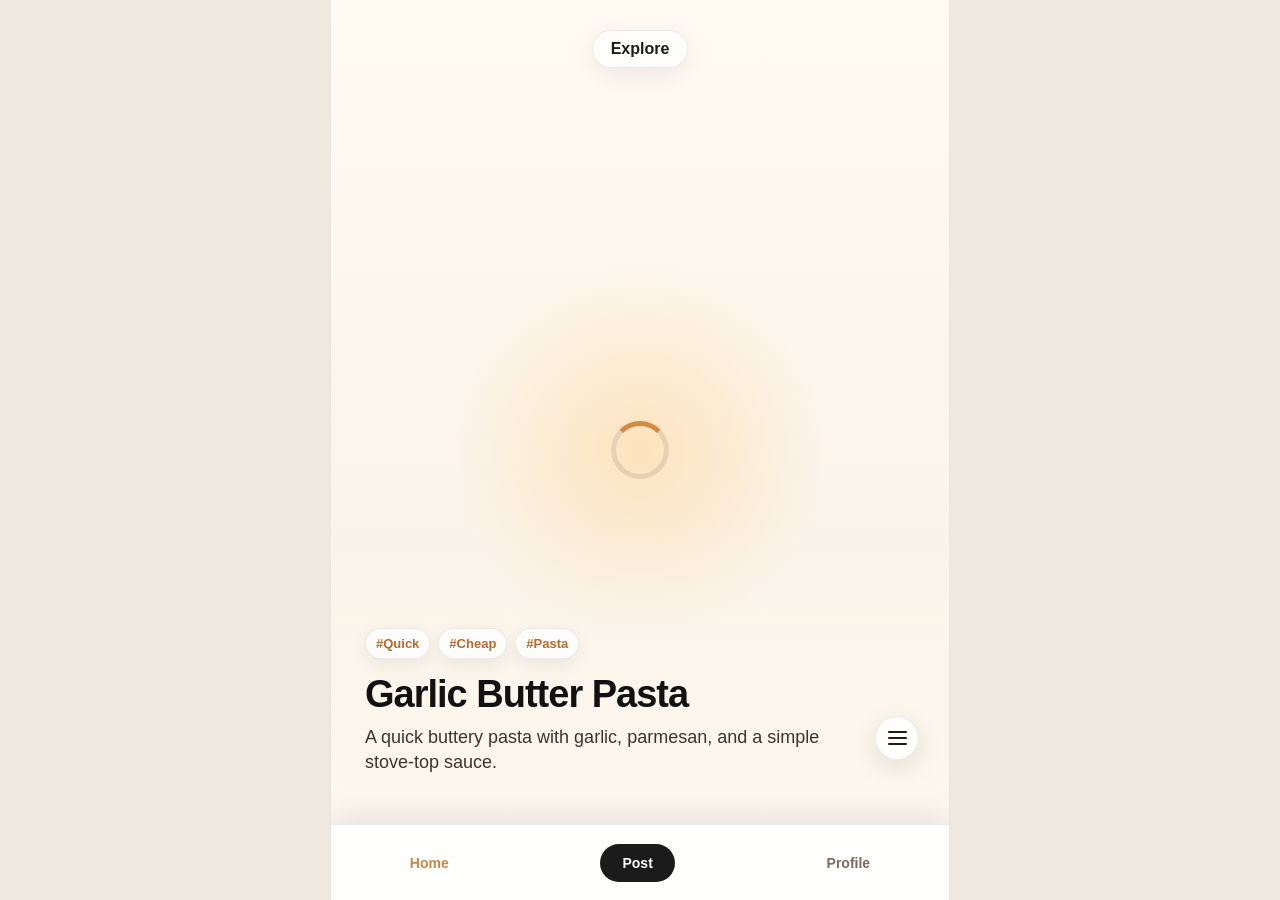
<file: index.html>
<!DOCTYPE html>
<html lang="en">
<head>
  <meta charset="UTF-8" />
  <meta name="viewport" content="width=device-width, initial-scale=1.0" />
  <title>GoodEats App</title>
  <link rel="stylesheet" href="style.css" />
</head>
<body>

  <main class="phone">
    <header class="top-tabs">
      <button class="active">Explore</button>
    </header>

    <section class="feed" id="feed"></section>

    <nav class="bottom-nav">
      <button class="active">Home</button>
      <a class="post" href="form.html" target="_blank">Post</a>
      <button>Profile</button>
    </nav>
  </main>

  <script src="script.js"></script>
</body>
</html>
</file>
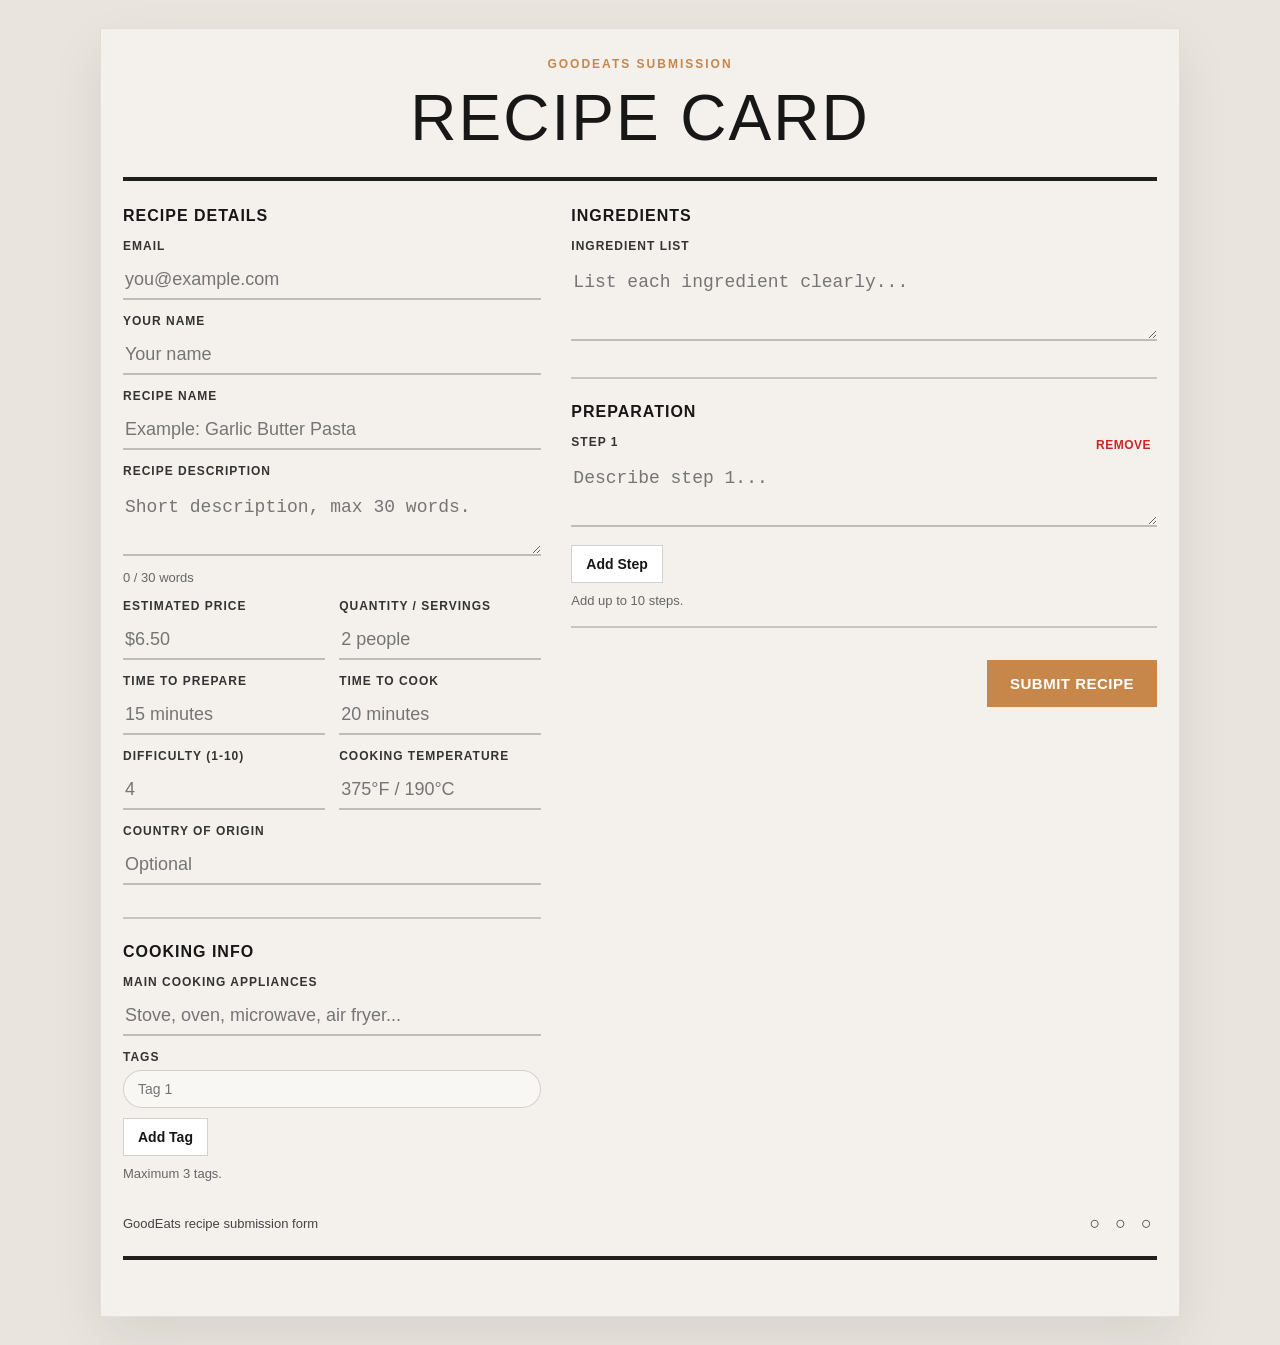
<file: form.html>
<!DOCTYPE html>
<html lang="en">
<head>
  <meta charset="UTF-8" />
  <meta name="viewport" content="width=device-width, initial-scale=1.0" />
  <title>Submit Recipe | GoodEats</title>

  <style>
    * {
      box-sizing: border-box;
    }

    :root {
      --bg: #f4f1ec;
      --text: #171717;
      --muted: #666;
      --line: #1f1f1f;
      --accent: #c7864a;
      --error: #c62828;
    }

    body {
      margin: 0;
      background: #e9e4de;
      color: var(--text);
      font-family: Arial, Helvetica, sans-serif;
      padding: 28px 16px;
    }

    .page {
      width: 100%;
      max-width: 1080px;
      margin: 0 auto;
      background: var(--bg);
      border: 1px solid rgba(0,0,0,0.08);
      box-shadow: 0 20px 50px rgba(0,0,0,0.08);
      padding: 28px 22px 30px;
    }

    .topbar {
      text-align: center;
      margin-bottom: 18px;
    }

    .eyebrow {
      font-size: 12px;
      font-weight: 700;
      letter-spacing: 2px;
      color: var(--accent);
      text-transform: uppercase;
      margin-bottom: 10px;
    }

    h1 {
      margin: 0;
      font-size: clamp(34px, 6vw, 64px);
      letter-spacing: 2px;
      font-weight: 300;
    }

    .top-line,
    .bottom-line {
      height: 4px;
      background: var(--line);
      margin: 22px 0 26px;
    }

    form {
      display: grid;
      grid-template-columns: 1fr 1.4fr;
      gap: 30px;
    }

    .left-col,
    .right-col {
      display: flex;
      flex-direction: column;
      gap: 24px;
    }

    .section {
      border-bottom: 2px solid rgba(0,0,0,0.18);
      padding-bottom: 18px;
    }

    .section:last-child {
      border-bottom: none;
      padding-bottom: 0;
    }

    .section-title {
      margin: 0 0 14px;
      font-size: 16px;
      font-weight: 700;
      letter-spacing: 1px;
      text-transform: uppercase;
    }

    .field-block {
      margin-bottom: 14px;
    }

    label {
      display: block;
      margin-bottom: 6px;
      font-size: 12px;
      font-weight: 700;
      text-transform: uppercase;
      letter-spacing: 1px;
      color: #333;
    }

    input,
    textarea {
      width: 100%;
      border: none;
      border-bottom: 2px solid rgba(0,0,0,0.22);
      background: transparent;
      padding: 10px 2px 8px;
      font-size: 18px;
      color: var(--text);
      outline: none;
      border-radius: 0;
    }

    input:focus,
    textarea:focus {
      border-bottom-color: var(--accent);
    }

    textarea {
      min-height: 82px;
      resize: vertical;
      line-height: 1.45;
    }

    .short-textarea {
      min-height: 62px;
    }

    .step-item textarea {
      min-height: 58px;
    }

    .row-2 {
      display: grid;
      grid-template-columns: 1fr 1fr;
      gap: 14px;
    }

    .chips {
      display: flex;
      flex-wrap: wrap;
      gap: 10px;
      margin-top: 4px;
    }

    .chip-input {
      border: 1px solid rgba(0,0,0,0.16);
      background: rgba(255,255,255,0.45);
      border-radius: 999px;
      padding: 10px 14px;
      font-size: 14px;
    }

    .step-head {
      display: flex;
      justify-content: space-between;
      align-items: center;
      gap: 10px;
    }

    .remove-step {
      border: none;
      background: transparent;
      color: var(--error);
      font-size: 12px;
      font-weight: 800;
      cursor: pointer;
      text-transform: uppercase;
      letter-spacing: 0.5px;
    }

    .btn-row {
      display: flex;
      gap: 12px;
      flex-wrap: wrap;
      margin-top: 10px;
    }

    .small-btn,
    .submit-btn {
      border: 1px solid rgba(0,0,0,0.18);
      cursor: pointer;
      font-weight: 700;
      transition: 0.15s ease;
    }

    .small-btn {
      background: #fff;
      color: var(--text);
      padding: 10px 14px;
      font-size: 14px;
    }

    .small-btn:hover {
      background: #f1ece6;
    }

    .small-btn:disabled {
      opacity: 0.4;
      cursor: not-allowed;
    }

    .submit-wrap {
      margin-top: 8px;
      display: flex;
      justify-content: flex-end;
    }

    .submit-btn {
      background: var(--accent);
      color: white;
      border-color: var(--accent);
      padding: 14px 22px;
      font-size: 15px;
      letter-spacing: 0.5px;
      text-transform: uppercase;
    }

    .required-note,
    .word-count {
      margin-top: 10px;
      font-size: 13px;
      color: var(--muted);
    }

    .error-text {
      display: none;
      margin-top: 6px;
      color: var(--error);
      font-size: 12px;
      font-weight: 700;
    }

    .field-error .error-text {
      display: block;
    }

    .field-error input,
    .field-error textarea {
      border-bottom-color: var(--error);
    }

    .footer-mark {
      margin-top: 18px;
      display: flex;
      align-items: center;
      justify-content: space-between;
      gap: 18px;
      color: #444;
      font-size: 13px;
    }

    .footer-mark .plate {
      font-size: 18px;
      letter-spacing: 5px;
    }

    @media (max-width: 860px) {
      form {
        grid-template-columns: 1fr;
      }

      .page {
        padding: 22px 16px 24px;
      }
    }

    @media (max-width: 560px) {
      .row-2 {
        grid-template-columns: 1fr;
      }

      input,
      textarea {
        font-size: 16px;
      }

      .submit-wrap {
        justify-content: stretch;
      }

      .submit-btn {
        width: 100%;
      }
    }
  </style>
</head>

<body>
  <main class="page">
    <div class="topbar">
      <div class="eyebrow">GoodEats Submission</div>
      <h1>RECIPE CARD</h1>
    </div>

    <div class="top-line"></div>

    <form id="recipeForm" action="https://formspree.io/f/xwvyerqr" method="POST" novalidate autocomplete="off">
      <div class="left-col">
        <section class="section">
          <h2 class="section-title">Recipe Details</h2>

          <div class="field-block required-field">
            <label for="email">Email</label>
            <input id="email" name="email" type="email" placeholder="you@example.com" />
            <div class="error-text">This field is required.</div>
          </div>

          <div class="field-block required-field">
            <label for="your_name">Your Name</label>
            <input id="your_name" name="your_name" type="text" placeholder="Your name" />
            <div class="error-text">This field is required.</div>
          </div>

          <div class="field-block required-field">
            <label for="food_name">Recipe Name</label>
            <input id="food_name" name="food_name" type="text" placeholder="Example: Garlic Butter Pasta" />
            <div class="error-text">This field is required.</div>
          </div>

          <div class="field-block required-field">
            <label for="recipe_description">Recipe Description</label>
            <textarea id="recipe_description" name="recipe_description" class="short-textarea" placeholder="Short description, max 30 words."></textarea>
            <div class="word-count" id="descCount">0 / 30 words</div>
            <div class="error-text">This field is required.</div>
          </div>

          <div class="row-2">
            <div class="field-block">
              <label for="estimated_price">Estimated Price</label>
              <input id="estimated_price" name="estimated_price" type="text" placeholder="$6.50" />
            </div>

            <div class="field-block">
              <label for="servings">Quantity / Servings</label>
              <input id="servings" name="servings" type="text" placeholder="2 people" />
            </div>
          </div>

          <div class="row-2">
            <div class="field-block">
              <label for="prep_time">Time to Prepare</label>
              <input id="prep_time" name="prep_time" type="text" placeholder="15 minutes" />
            </div>

            <div class="field-block">
              <label for="cook_time">Time to Cook</label>
              <input id="cook_time" name="cook_time" type="text" placeholder="20 minutes" />
            </div>
          </div>

          <div class="row-2">
            <div class="field-block">
              <label for="difficulty">Difficulty (1-10)</label>
              <input id="difficulty" name="difficulty" type="text" placeholder="4" />
            </div>

            <div class="field-block">
              <label for="temperature">Cooking Temperature</label>
              <input id="temperature" name="temperature" type="text" placeholder="375°F / 190°C" />
            </div>
          </div>

          <div class="field-block">
            <label for="country_origin">Country of Origin</label>
            <input id="country_origin" name="country_origin" type="text" placeholder="Optional" />
          </div>
        </section>

        <section class="section">
          <h2 class="section-title">Cooking Info</h2>

          <div class="field-block">
            <label for="appliances">Main Cooking Appliances</label>
            <input id="appliances" name="appliances" type="text" placeholder="Stove, oven, microwave, air fryer..." />
          </div>

          <div class="field-block">
            <label>Tags</label>
            <div id="tags" class="chips"></div>
            <div class="btn-row">
              <button type="button" class="small-btn" id="addTagBtn">Add Tag</button>
            </div>
            <div class="required-note">Maximum 3 tags.</div>
          </div>
        </section>
      </div>

      <div class="right-col">
        <section class="section">
          <h2 class="section-title">Ingredients</h2>

          <div class="field-block required-field">
            <label for="ingredients">Ingredient List</label>
            <textarea id="ingredients" name="ingredients" placeholder="List each ingredient clearly..."></textarea>
            <div class="error-text">This field is required.</div>
          </div>
        </section>

        <section class="section">
          <h2 class="section-title">Preparation</h2>

          <div id="steps"></div>

          <div class="btn-row">
            <button type="button" class="small-btn" id="addStepBtn">Add Step</button>
          </div>

          <div class="required-note">Add up to 10 steps.</div>
        </section>

        <div class="submit-wrap">
          <button type="submit" class="submit-btn">Submit Recipe</button>
        </div>
      </div>
    </form>

    <div class="footer-mark">
      <div>GoodEats recipe submission form</div>
      <div class="plate">○ ○ ○</div>
    </div>

    <div class="bottom-line"></div>
  </main>

  <script>
    const form = document.getElementById("recipeForm");
    const stepsDiv = document.getElementById("steps");
    const tagsDiv = document.getElementById("tags");
    const addStepBtn = document.getElementById("addStepBtn");
    const addTagBtn = document.getElementById("addTagBtn");
    const desc = document.getElementById("recipe_description");
    const descCount = document.getElementById("descCount");

    let stepCount = 0;
    let tagCount = 0;

    function countWords(text) {
      return text.trim().split(/\s+/).filter(Boolean).length;
    }

    desc.addEventListener("input", () => {
      let words = desc.value.trim().split(/\s+/).filter(Boolean);

      if (words.length > 30) {
        words = words.slice(0, 30);
        desc.value = words.join(" ");
      }

      descCount.textContent = `${words.length} / 30 words`;
    });

    function refreshStepNames() {
      const stepItems = stepsDiv.querySelectorAll(".step-item");

      stepItems.forEach((item, index) => {
        const num = index + 1;
        const label = item.querySelector("label");
        const textarea = item.querySelector("textarea");

        label.setAttribute("for", `step_${num}`);
        label.textContent = `Step ${num}`;
        textarea.id = `step_${num}`;
        textarea.name = `step_${num}`;
        textarea.placeholder = `Describe step ${num}...`;
      });

      stepCount = stepItems.length;
      addStepBtn.disabled = stepCount >= 10;
    }

    function createRequiredStep(num) {
      const wrap = document.createElement("div");
      wrap.className = "field-block required-field step-item";
      wrap.innerHTML = `
        <div class="step-head">
          <label for="step_${num}">Step ${num}</label>
          <button type="button" class="remove-step">Remove</button>
        </div>
        <textarea id="step_${num}" name="step_${num}" placeholder="Describe step ${num}..."></textarea>
        <div class="error-text">This field is required.</div>
      `;

      wrap.querySelector(".remove-step").addEventListener("click", () => {
        if (stepsDiv.children.length <= 1) return;
        wrap.remove();
        refreshStepNames();
      });

      return wrap;
    }

    function createTag(num) {
      const input = document.createElement("input");
      input.className = "chip-input";
      input.type = "text";
      input.name = "tag_" + num;
      input.placeholder = "Tag " + num;
      return input;
    }

    function addStep() {
      if (stepCount >= 10) return;
      stepCount += 1;
      stepsDiv.appendChild(createRequiredStep(stepCount));
      refreshStepNames();
    }

    function addTag() {
      if (tagCount >= 3) return;
      tagCount += 1;
      tagsDiv.appendChild(createTag(tagCount));
      if (tagCount >= 3) addTagBtn.disabled = true;
    }

    addStepBtn.addEventListener("click", addStep);
    addTagBtn.addEventListener("click", addTag);

    addStep();
    addTag();

    function validateField(block) {
      const input = block.querySelector("input, textarea");
      const value = input ? input.value.trim() : "";
      const valid = value !== "";

      block.classList.toggle("field-error", !valid);
      return valid;
    }

    form.addEventListener("submit", function (e) {
      const requiredBlocks = form.querySelectorAll(".required-field");
      let allValid = true;

      requiredBlocks.forEach((block) => {
        if (!validateField(block)) {
          allValid = false;
        }
      });

      if (!allValid) {
        e.preventDefault();
      }
    });

    form.addEventListener("input", function (e) {
      const block = e.target.closest(".required-field");
      if (block) validateField(block);
    });
  </script>
</body>
</html>
</file>
<file: style.css>
* {
  box-sizing: border-box;
}

html,
body {
  margin: 0;
  height: 100%;
  background: #f7f3ec;
  color: #1b1b1b;
  font-family: Arial, Helvetica, sans-serif;
  overflow: hidden;
}

.phone {
  width: 100%;
  height: 100vh;
  max-width: 540px;
  margin: 0 auto;
  position: relative;
  background: #fffaf2;
  overflow: hidden;
}

.feed {
  height: 100vh;
  overflow-y: scroll;
  scroll-snap-type: y mandatory;
  scrollbar-width: none;
}

.feed::-webkit-scrollbar {
  display: none;
}

.video-slide {
  height: 100vh;
  position: relative;
  scroll-snap-align: start;
  overflow: hidden;
  background:
    radial-gradient(circle at center, rgba(255, 190, 95, 0.32), transparent 34%),
    linear-gradient(180deg, #fffaf2, #f7efe3);
}

.video-area {
  position: absolute;
  inset: 0;
  display: grid;
  place-items: center;
}

.video-area::after {
  content: "";
  position: absolute;
  inset: 0;
  background:
    linear-gradient(to top, rgba(255, 250, 242, 0.95), transparent 42%),
    linear-gradient(to bottom, rgba(255, 250, 242, 0.75), transparent 30%);
}

.loading-circle {
  width: 58px;
  height: 58px;
  border: 5px solid rgba(0,0,0,0.09);
  border-top-color: #d18b45;
  border-radius: 50%;
  animation: spin 1s linear infinite;
  z-index: 2;
}

@keyframes spin {
  to {
    transform: rotate(360deg);
  }
}

.top-tabs {
  position: absolute;
  top: 26px;
  left: 0;
  right: 0;
  z-index: 30;
  display: flex;
  justify-content: center;
}

.top-tabs button {
  border: 1px solid rgba(0,0,0,0.08);
  border-radius: 999px;
  padding: 9px 18px;
  background: rgba(255,255,255,0.82);
  color: #1b1b1b;
  font-size: 16px;
  font-weight: 900;
  box-shadow: 0 8px 28px rgba(0,0,0,0.08);
  backdrop-filter: blur(10px);
}

.caption {
  position: absolute;
  left: 22px;
  right: 74px;
  bottom: 112px;
  z-index: 20;
}

.tag-row {
  display: flex;
  flex-wrap: wrap;
  gap: 8px;
  margin-bottom: 14px;
}

.tag {
  background: rgba(255,255,255,0.82);
  border: 1px solid rgba(0,0,0,0.08);
  color: #b36a2e;
  padding: 7px 10px;
  border-radius: 999px;
  font-size: 13px;
  font-weight: 900;
  box-shadow: 0 6px 18px rgba(0,0,0,0.06);
}

.caption h3 {
  margin: 0 0 9px;
  font-size: clamp(28px, 6vw, 38px);
  font-weight: 900;
  letter-spacing: -1px;
  color: #111;
}

.caption p {
  margin: 0;
  color: #3d342b;
  font-size: clamp(15px, 3.5vw, 18px);
  line-height: 1.4;
}

.menu-lines {
  position: absolute;
  right: 18px;
  bottom: 128px;
  z-index: 25;
  width: 44px;
  height: 44px;
  border-radius: 50%;
  border: 1px solid rgba(0,0,0,0.08);
  background: rgba(255,255,255,0.86);
  box-shadow: 0 8px 26px rgba(0,0,0,0.1);
  cursor: pointer;
  display: grid;
  place-items: center;
}

.menu-lines div {
  display: flex;
  flex-direction: column;
  gap: 4px;
}

.menu-lines span {
  width: 19px;
  height: 2px;
  background: #1b1b1b;
  border-radius: 999px;
  display: block;
}

.bottom-nav {
  position: absolute;
  z-index: 25;
  display: flex;
  align-items: center;
  justify-content: space-around;
  background: rgba(255,255,255,0.92);
  border-top: 1px solid rgba(0,0,0,0.08);
  box-shadow: 0 -10px 30px rgba(0,0,0,0.08);
  backdrop-filter: blur(14px);
}

.bottom-nav button,
.bottom-nav a {
  background: none;
  border: none;
  color: #7a6a5b;
  font-size: 14px;
  font-weight: 900;
  text-decoration: none;
  cursor: pointer;
}

.bottom-nav .active {
  color: #c7864a;
}

.bottom-nav .post {
  background: #1b1b1b;
  color: white;
  padding: 11px 22px;
  border-radius: 999px;
}

/* menu popup */

.post-menu {
  position: fixed;
  right: 18px;
  bottom: 170px;
  z-index: 100;
  width: 210px;
  background: rgba(255,255,255,0.96);
  border: 1px solid rgba(0,0,0,0.08);
  border-radius: 18px;
  overflow: hidden;
  box-shadow: 0 14px 40px rgba(0,0,0,0.16);
  backdrop-filter: blur(14px);
}

.post-menu button {
  width: 100%;
  padding: 15px 16px;
  border: none;
  border-bottom: 1px solid rgba(0,0,0,0.08);
  background: transparent;
  color: #1b1b1b;
  text-align: left;
  font-size: 15px;
  font-weight: 900;
  cursor: pointer;
}

.post-menu button:last-child {
  border-bottom: none;
  color: #c7864a;
}

/* recipe view */

.recipe-modal {
  position: fixed;
  inset: 0;
  z-index: 200;
  background: rgba(0,0,0,0.35);
  display: flex;
  align-items: center;
  justify-content: center;
  padding: 22px;
  overflow-y: auto;
}

.recipe-card-view {
  width: 100%;
  max-width: 760px;
  background: #fffaf2;
  color: #171717;
  padding: 30px 28px;
  position: relative;
  border: 1px solid rgba(0,0,0,0.12);
  box-shadow: 0 20px 60px rgba(0,0,0,0.22);
}

.recipe-card-view::before,
.recipe-card-view::after {
  content: "";
  display: block;
  height: 4px;
  background: #171717;
}

.recipe-card-view::before {
  margin-bottom: 24px;
}

.recipe-card-view::after {
  margin-top: 26px;
}

.close-recipe {
  position: absolute;
  top: 18px;
  right: 18px;
  width: 36px;
  height: 36px;
  border: none;
  background: #171717;
  color: white;
  font-size: 24px;
  cursor: pointer;
}

.recipe-label {
  color: #c7864a;
  font-size: 12px;
  font-weight: 900;
  letter-spacing: 1.5px;
  text-transform: uppercase;
  text-align: center;
  margin: 0 0 10px;
}

.recipe-card-view h1 {
  font-size: clamp(38px, 8vw, 68px);
  line-height: 0.95;
  letter-spacing: -2px;
  margin: 0 0 18px;
  text-align: center;
  font-weight: 300;
  text-transform: uppercase;
}

.recipe-desc {
  color: #444;
  font-size: 18px;
  line-height: 1.45;
  text-align: center;
  max-width: 560px;
  margin: 0 auto 28px;
}

.recipe-line-grid {
  display: grid;
  grid-template-columns: 1fr 1fr;
  column-gap: 34px;
  margin: 26px 0;
  border-top: 4px solid #171717;
  border-bottom: 4px solid #171717;
  padding: 18px 0;
}

.recipe-line {
  padding: 12px 0;
  border-bottom: 2px solid rgba(0,0,0,0.35);
}

.recipe-line b {
  display: block;
  font-size: 13px;
  letter-spacing: 1.6px;
  text-transform: uppercase;
  margin-bottom: 8px;
  color: #171717;
}

.recipe-line span {
  display: block;
  font-size: 19px;
  color: #222;
}

.recipe-section {
  margin-top: 30px;
}

.recipe-section h2 {
  font-size: 22px;
  letter-spacing: 1.4px;
  text-transform: uppercase;
  font-weight: 500;
  border-bottom: 3px solid #171717;
  padding-bottom: 10px;
  margin: 0 0 12px;
}

.filled-line {
  font-size: 18px;
  line-height: 1.5;
  color: #222;
  padding: 11px 0;
  border-bottom: 2px solid rgba(0,0,0,0.32);
}

.filled-line strong {
  font-weight: 900;
}

/* desktop */

@media (min-width: 601px) {
  body {
    background: #eee8df;
  }

  .phone {
    max-width: 620px;
    border-left: 1px solid rgba(0,0,0,0.08);
    border-right: 1px solid rgba(0,0,0,0.08);
  }

  .caption {
    left: 34px;
    right: 105px;
    bottom: 125px;
  }

  .menu-lines {
    right: 30px;
    bottom: 140px;
  }

  .top-tabs {
    top: 30px;
  }

  .bottom-nav {
    left: 0;
    right: 0;
    bottom: 0;
    height: 76px;
    border-radius: 0;
  }
}

/* mobile web */

@media (max-width: 600px) {
  .phone {
    max-width: none;
  }

  .top-tabs {
    top: 26px;
  }

  .caption {
    left: 18px;
    right: 72px;
    bottom: calc(150px + env(safe-area-inset-bottom, 0px));
  }

  .menu-lines {
    right: 14px;
    bottom: calc(168px + env(safe-area-inset-bottom, 0px));
    width: 42px;
    height: 42px;
  }

  .bottom-nav {
    left: 16px;
    right: 16px;
    bottom: calc(58px + env(safe-area-inset-bottom, 0px));
    height: 62px;
    border-radius: 24px;
  }

  .post-menu {
    right: 14px;
    bottom: 215px;
  }

  .recipe-modal {
    align-items: flex-start;
    padding: 18px;
  }

  .recipe-card-view {
    padding: 26px 20px;
  }

  .recipe-card-view h1 {
    padding-right: 34px;
    text-align: left;
  }

  .recipe-label,
  .recipe-desc {
    text-align: left;
    margin-left: 0;
  }

  .recipe-line-grid {
    grid-template-columns: 1fr;
  }
}
</file>
